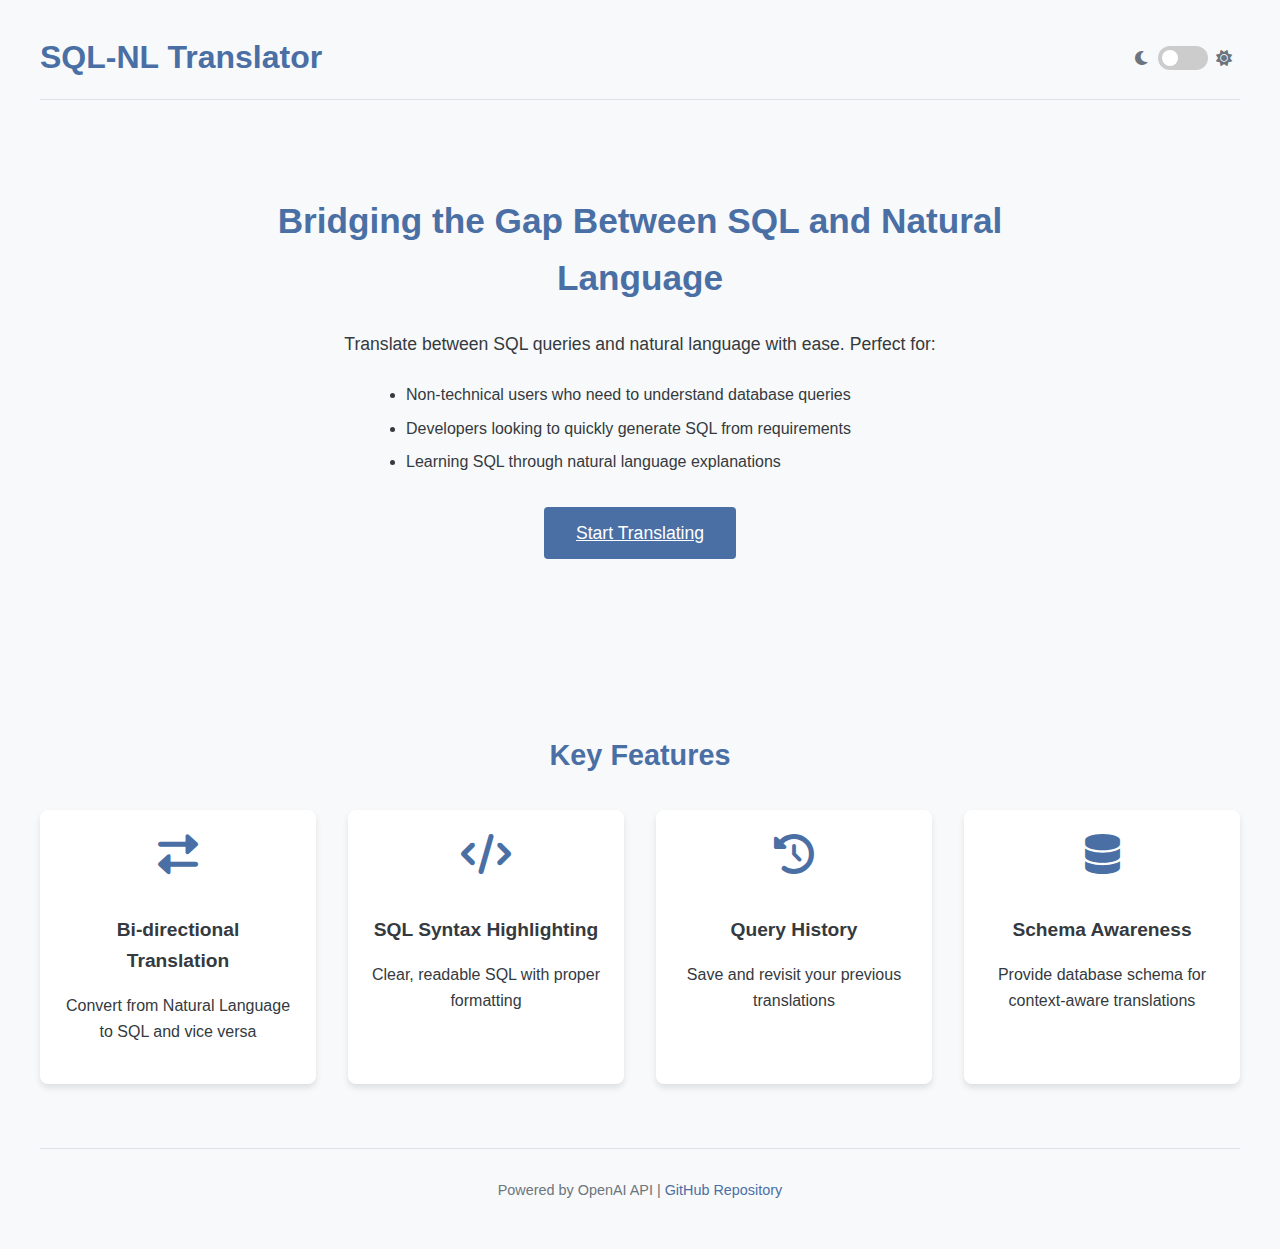
<file: frontend/index.html>
<!DOCTYPE html>
<html lang="en">
<head>
    <meta charset="UTF-8">
    <meta name="viewport" content="width=device-width, initial-scale=1.0">
    <title>SQL-NL Translator</title>
    <link rel="stylesheet" href="assets/styles.css">
    <link rel="stylesheet" href="https://cdnjs.cloudflare.com/ajax/libs/font-awesome/6.0.0-beta3/css/all.min.css">
</head>
<body>
    <div class="container">
        <header>
            <h1>SQL-NL Translator</h1>
            <div class="theme-toggle">
                <i class="fas fa-moon"></i>
                <label class="switch">
                    <input type="checkbox" id="darkModeToggle">
                    <span class="slider round"></span>
                </label>
                <i class="fas fa-sun"></i>
            </div>
        </header>

        <main class="home-content">
            <div class="hero">
                <h2>Bridging the Gap Between SQL and Natural Language</h2>
                <p>Translate between SQL queries and natural language with ease. Perfect for:</p>
                <ul>
                    <li>Non-technical users who need to understand database queries</li>
                    <li>Developers looking to quickly generate SQL from requirements</li>
                    <li>Learning SQL through natural language explanations</li>
                </ul>
                <div class="cta-button">
                    <a href="/translator" class="btn primary-btn">Start Translating</a>
                </div>
            </div>
            <div class="features">
                <h3>Key Features</h3>
                <div class="feature-grid">
                    <div class="feature-card">
                        <i class="fas fa-exchange-alt"></i>
                        <h4>Bi-directional Translation</h4>
                        <p>Convert from Natural Language to SQL and vice versa</p>
                    </div>
                    <div class="feature-card">
                        <i class="fas fa-code"></i>
                        <h4>SQL Syntax Highlighting</h4>
                        <p>Clear, readable SQL with proper formatting</p>
                    </div>
                    <div class="feature-card">
                        <i class="fas fa-history"></i>
                        <h4>Query History</h4>
                        <p>Save and revisit your previous translations</p>
                    </div>
                    <div class="feature-card">
                        <i class="fas fa-database"></i>
                        <h4>Schema Awareness</h4>
                        <p>Provide database schema for context-aware translations</p>
                    </div>
                </div>
            </div>
        </main>

        <footer>
            <p>Powered by OpenAI API | <a href="https://github.com/yourusername/sql-nl-translator" target="_blank">GitHub Repository</a></p>
        </footer>
    </div>

    <script src="assets/script.js"></script>
</body>
</html>
</file>
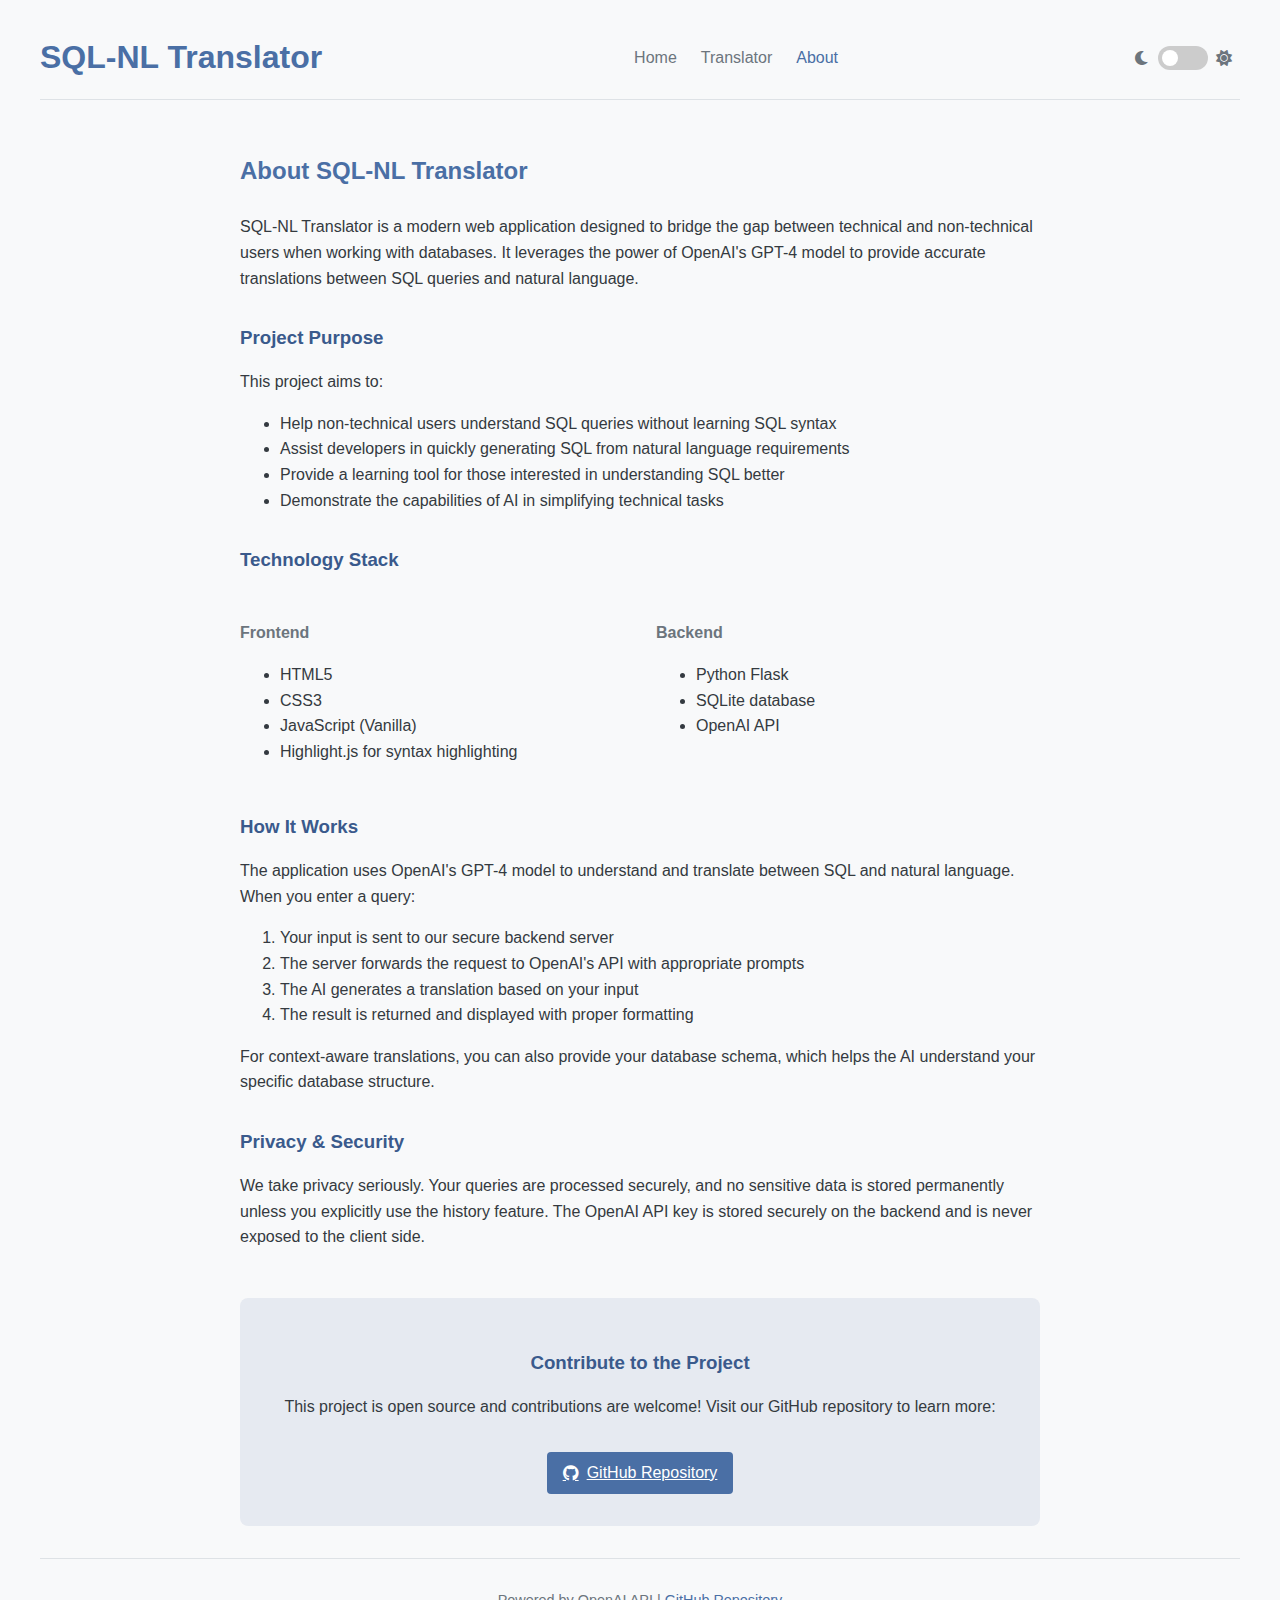
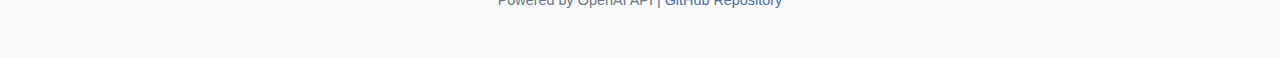
<file: frontend/about.html>
<!DOCTYPE html>
<html lang="en">
<head>
    <meta charset="UTF-8">
    <meta name="viewport" content="width=device-width, initial-scale=1.0">
    <title>About - SQL-NL Translator</title>
    <link rel="stylesheet" href="assets/styles.css">
    <link rel="stylesheet" href="https://cdnjs.cloudflare.com/ajax/libs/font-awesome/6.0.0-beta3/css/all.min.css">
</head>
<body>
    <div class="container">
        <header>
            <h1>SQL-NL Translator</h1>
            <nav>
                <ul>
                    <li><a href="/">Home</a></li>
                    <li><a href="/translator" >Translator</a></li>
                    <li><a href="/about" class="active">About</a></li>
                </ul>
            </nav>
            <div class="theme-toggle">
                <i class="fas fa-moon"></i>
                <label class="switch">
                    <input type="checkbox" id="darkModeToggle">
                    <span class="slider round"></span>
                </label>
                <i class="fas fa-sun"></i>
            </div>
        </header>

        <main class="about-content">
            <section class="about-section">
                <h2>About SQL-NL Translator</h2>
                <p>SQL-NL Translator is a modern web application designed to bridge the gap between technical and non-technical users when working with databases. It leverages the power of OpenAI's GPT-4 model to provide accurate translations between SQL queries and natural language.</p>
                
                <h3>Project Purpose</h3>
                <p>This project aims to:</p>
                <ul>
                    <li>Help non-technical users understand SQL queries without learning SQL syntax</li>
                    <li>Assist developers in quickly generating SQL from natural language requirements</li>
                    <li>Provide a learning tool for those interested in understanding SQL better</li>
                    <li>Demonstrate the capabilities of AI in simplifying technical tasks</li>
                </ul>
                
                <h3>Technology Stack</h3>
                <div class="tech-stack">
                    <div class="tech-category">
                        <h4>Frontend</h4>
                        <ul>
                            <li>HTML5</li>
                            <li>CSS3</li>
                            <li>JavaScript (Vanilla)</li>
                            <li>Highlight.js for syntax highlighting</li>
                        </ul>
                    </div>
                    <div class="tech-category">
                        <h4>Backend</h4>
                        <ul>
                            <li>Python Flask</li>
                            <li>SQLite database</li>
                            <li>OpenAI API</li>
                        </ul>
                    </div>
                </div>
                
                <h3>How It Works</h3>
                <p>The application uses OpenAI's GPT-4 model to understand and translate between SQL and natural language. When you enter a query:</p>
                <ol>
                    <li>Your input is sent to our secure backend server</li>
                    <li>The server forwards the request to OpenAI's API with appropriate prompts</li>
                    <li>The AI generates a translation based on your input</li>
                    <li>The result is returned and displayed with proper formatting</li>
                </ol>
                <p>For context-aware translations, you can also provide your database schema, which helps the AI understand your specific database structure.</p>
                
                <h3>Privacy & Security</h3>
                <p>We take privacy seriously. Your queries are processed securely, and no sensitive data is stored permanently unless you explicitly use the history feature. The OpenAI API key is stored securely on the backend and is never exposed to the client side.</p>
            </section>
            
            <section class="contribute-section">
                <h3>Contribute to the Project</h3>
                <p>This project is open source and contributions are welcome! Visit our GitHub repository to learn more:</p>
                <a href="https://github.com/yourusername/sql-nl-translator" class="btn primary-btn" target="_blank">
                    <i class="fab fa-github"></i> GitHub Repository
                </a>
            </section>
        </main>

        <footer>
            <p>Powered by OpenAI API | <a href="https://github.com/yourusername/sql-nl-translator" target="_blank">GitHub Repository</a></p>
        </footer>
    </div>

    <script src="assets/script.js"></script>
</body>
</html>
</file>
<file: frontend/assets/styles.css>
:root {
    --primary-color: #4a6fa5;
    --primary-dark: #3a5a8c;
    --secondary-color: #6c757d;
    --light-bg: #f8f9fa;
    --dark-bg: #212529;
    --light-text: #f8f9fa;
    --dark-text: #343a40;
    --border-color: #dee2e6;
    --success-color: #28a745;
    --error-color: #dc3545;
    --code-bg: #f5f5f5;
    --code-dark-bg: #2d2d2d;
}

/* Light mode (default) */
body {
    font-family: 'Segoe UI', Tahoma, Geneva, Verdana, sans-serif;
    line-height: 1.6;
    color: var(--dark-text);
    background-color: var(--light-bg);
    margin: 0;
    padding: 0;
    transition: background-color 0.3s, color 0.3s;
}

/* Dark mode */
body.dark-mode {
    color: var(--light-text);
    background-color: var(--dark-bg);
}

body.dark-mode .container {
    background-color: #2c3034;
}

body.dark-mode pre {
    background-color: var(--code-dark-bg);
    color: #f8f9fa;
}

body.dark-mode textarea, 
body.dark-mode select {
    background-color: #343a40;
    color: #f8f9fa;
    border-color: #495057;
}

body.dark-mode .modal-content {
    background-color: #343a40;
    color: #f8f9fa;
}

body.dark-mode .feature-card {
    background-color: #343a40;
}

/* Layout */
.container {
    max-width: 1200px;
    margin: 0 auto;
    padding: 1rem;
    min-height: 100vh;
    display: flex;
    flex-direction: column;
}

header {
    display: flex;
    justify-content: space-between;
    align-items: center;
    padding: 1rem 0;
    border-bottom: 1px solid var(--border-color);
    margin-bottom: 2rem;
    flex-wrap: wrap;
}

header h1 {
    margin: 0;
    color: var(--primary-color);
}

nav ul {
    display: flex;
    list-style: none;
    padding: 0;
    margin: 0;
}

nav li {
    margin-left: 1.5rem;
}

nav a {
    text-decoration: none;
    color: var(--secondary-color);
    font-weight: 500;
    transition: color 0.2s;
}

nav a:hover, nav a.active {
    color: var(--primary-color);
}

main {
    flex: 1;
}

footer {
    text-align: center;
    padding: 1rem 0;
    margin-top: 2rem;
    border-top: 1px solid var(--border-color);
    font-size: 0.9rem;
    color: var(--secondary-color);
}

footer a {
    color: var(--primary-color);
    text-decoration: none;
}

/* Theme Toggle Switch */
.theme-toggle {
    display: flex;
    align-items: center;
}

.theme-toggle i {
    margin: 0 0.5rem;
    color: var(--secondary-color);
}

.switch {
    position: relative;
    display: inline-block;
    width: 50px;
    height: 24px;
}

.switch input {
    opacity: 0;
    width: 0;
    height: 0;
}

.slider {
    position: absolute;
    cursor: pointer;
    top: 0;
    left: 0;
    right: 0;
    bottom: 0;
    background-color: #ccc;
    transition: .4s;
}

.slider:before {
    position: absolute;
    content: "";
    height: 16px;
    width: 16px;
    left: 4px;
    bottom: 4px;
    background-color: white;
    transition: .4s;
}

input:checked + .slider {
    background-color: var(--primary-color);
}

input:focus + .slider {
    box-shadow: 0 0 1px var(--primary-color);
}

input:checked + .slider:before {
    transform: translateX(26px);
}

.slider.round {
    border-radius: 34px;
}

.slider.round:before {
    border-radius: 50%;
}

/* Buttons */
.btn {
    padding: 0.5rem 1rem;
    border: none;
    border-radius: 4px;
    cursor: pointer;
    font-weight: 500;
    transition: background-color 0.2s, transform 0.1s;
    display: inline-flex;
    align-items: center;
    justify-content: center;
}

.btn i {
    margin-right: 0.5rem;
}

.btn:hover {
    transform: translateY(-1px);
}

.btn:active {
    transform: translateY(0);
}

.primary-btn {
    background-color: var(--primary-color);
    color: white;
}

.primary-btn:hover {
    background-color: var(--primary-dark);
}

.secondary-btn {
    background-color: var(--secondary-color);
    color: white;
}

.secondary-btn:hover {
    background-color: #5a6268;
}

.icon-btn {
    background: none;
    border: none;
    color: var(--secondary-color);
    cursor: pointer;
    font-size: 1rem;
    padding: 0.25rem 0.5rem;
    border-radius: 4px;
    transition: background-color 0.2s;
}

.icon-btn:hover {
    background-color: rgba(108, 117, 125, 0.1);
}

/* Home Page */
.home-content {
    display: flex;
    flex-direction: column;
    gap: 3rem;
}

.hero {
    text-align: center;
    max-width: 800px;
    margin: 0 auto;
    padding: 2rem 0;
}

.hero h2 {
    font-size: 2.2rem;
    margin-bottom: 1.5rem;
    color: var(--primary-color);
}

.hero p {
    font-size: 1.1rem;
    margin-bottom: 1.5rem;
}

.hero ul {
    text-align: left;
    max-width: 500px;
    margin: 0 auto 2rem;
    padding-left: 2rem;
}

.hero li {
    margin-bottom: 0.5rem;
}

.cta-button {
    margin: 2rem 0;
}

.cta-button .btn {
    padding: 0.75rem 2rem;
    font-size: 1.1rem;
}

.features {
    padding: 2rem 0;
}

.features h3 {
    text-align: center;
    margin-bottom: 2rem;
    font-size: 1.8rem;
    color: var(--primary-color);
}

.feature-grid {
    display: grid;
    grid-template-columns: repeat(auto-fit, minmax(250px, 1fr));
    gap: 2rem;
}

.feature-card {
    background-color: white;
    border-radius: 8px;
    padding: 1.5rem;
    box-shadow: 0 4px 6px rgba(0, 0, 0, 0.1);
    text-align: center;
    transition: transform 0.3s, box-shadow 0.3s;
}

.feature-card:hover {
    transform: translateY(-5px);
    box-shadow: 0 8px 15px rgba(0, 0, 0, 0.1);
}

.feature-card i {
    font-size: 2.5rem;
    color: var(--primary-color);
    margin-bottom: 1rem;
}

.feature-card h4 {
    margin-bottom: 0.5rem;
    font-size: 1.2rem;
}

/* Translator Page */
.translator-content {
    display: flex;
    flex-direction: column;
    gap: 1.5rem;
}

.controls {
    display: flex;
    justify-content: space-between;
    align-items: center;
    flex-wrap: wrap;
    gap: 1rem;
    margin-bottom: 1rem;
}

.mode-selector, .options {
    display: flex;
    align-items: center;
    gap: 0.75rem;
}

select {
    padding: 0.5rem;
    border-radius: 4px;
    border: 1px solid var(--border-color);
    background-color: white;
}

.translation-container {
    display: grid;
    grid-template-columns: 1fr 1fr;
    gap: 2rem;
}

.input-section, .output-section {
    display: flex;
    flex-direction: column;
    gap: 1rem;
}

textarea {
    width: 100%;
    min-height: 200px;
    padding: 1rem;
    border-radius: 4px;
    border: 1px solid var(--border-color);
    resize: vertical;
    font-family: 'Consolas', monospace;
    font-size: 0.9rem;
    line-height: 1.5;
}

#schemaText {
    min-height: 100px;
}

.schema-section {
    margin-top: 1rem;
}

.schema-section h4 {
    margin-bottom: 0.5rem;
    font-weight: 500;
    color: var(--secondary-color);
}

#outputContainer {
    border: 1px solid var(--border-color);
    border-radius: 4px;
    overflow: auto;
    max-height: 400px;
    background-color: var(--code-bg);
}

pre {
    margin: 0;
    padding: 1rem;
    font-family: 'Consolas', monospace;
    font-size: 0.9rem;
    line-height: 1.5;
    white-space: pre-wrap;
}

code {
    font-family: 'Consolas', monospace;
}

.action-buttons {
    display: flex;
    gap: 1rem;
    justify-content: flex-end;
}

/* Modal */
.modal {
    display: none;
    position: fixed;
    z-index: 1000;
    left: 0;
    top: 0;
    width: 100%;
    height: 100%;
    overflow: auto;
    background-color: rgba(0, 0, 0, 0.5);
}

.modal-content {
    background-color: white;
    margin: 10% auto;
    padding: 0;
    border-radius: 8px;
    box-shadow: 0 4px 20px rgba(0, 0, 0, 0.2);
    width: 80%;
    max-width: 800px;
    animation: modalFadeIn 0.3s;
}

@keyframes modalFadeIn {
    from {opacity: 0; transform: translateY(-50px);}
    to {opacity: 1; transform: translateY(0);}
}

.modal-header {
    padding: 1rem 1.5rem;
    border-bottom: 1px solid var(--border-color);
    display: flex;
    justify-content: space-between;
    align-items: center;
}

.modal-header h2 {
    margin: 0;
    font-size: 1.5rem;
}

.close {
    color: var(--secondary-color);
    font-size: 1.5rem;
    font-weight: bold;
    cursor: pointer;
}

.close:hover {
    color: var(--dark-text);
}

.modal-body {
    padding: 1.5rem;
    max-height: 60vh;
    overflow-y: auto;
}

.modal-footer {
    padding: 1rem 1.5rem;
    border-top: 1px solid var(--border-color);
    text-align: right;
}

/* History List */
#historyList {
    display: flex;
    flex-direction: column;
    gap: 1rem;
}

.history-item {
    border: 1px solid var(--border-color);
    border-radius: 4px;
    padding: 1rem;
    cursor: pointer;
    transition: background-color 0.2s;
}

.history-item:hover {
    background-color: rgba(74, 111, 165, 0.1);
}

.history-item-header {
    display: flex;
    justify-content: space-between;
    margin-bottom: 0.5rem;
}

.history-item-mode {
    font-size: 0.8rem;
    padding: 0.25rem 0.5rem;
    border-radius: 4px;
    background-color: var(--primary-color);
    color: white;
}

.history-item-timestamp {
    font-size: 0.8rem;
    color: var(--secondary-color);
}

.history-item-input, .history-item-output {
    margin-top: 0.5rem;
    font-size: 0.9rem;
}

.history-item-input h4, .history-item-output h4 {
    margin: 0 0 0.25rem 0;
    font-size: 0.9rem;
    color: var(--secondary-color);
}

.history-item-text {
    white-space: nowrap;
    overflow: hidden;
    text-overflow: ellipsis;
}

/* About Page */
.about-content {
    max-width: 800px;
    margin: 0 auto;
}

.about-section {
    margin-bottom: 3rem;
}

.about-section h2 {
    color: var(--primary-color);
    margin-bottom: 1.5rem;
}

.about-section h3 {
    margin: 2rem 0 1rem;
    color: var(--primary-dark);
}

.tech-stack {
    display: grid;
    grid-template-columns: repeat(auto-fit, minmax(200px, 1fr));
    gap: 2rem;
    margin: 1.5rem 0;
}

.tech-category h4 {
    margin-bottom: 1rem;
    color: var(--secondary-color);
}

.contribute-section {
    text-align: center;
    padding: 2rem;
    background-color: rgba(74, 111, 165, 0.1);
    border-radius: 8px;
}

.contribute-section h3 {
    margin-bottom: 1rem;
    color: var(--primary-dark);
}

.contribute-section .btn {
    margin-top: 1rem;
}

/* Responsive Design */
@media (max-width: 768px) {
    header {
        flex-direction: column;
        align-items: flex-start;
        gap: 1rem;
    }
    
    nav ul {
        margin-top: 1rem;
    }
    
    nav li:first-child {
        margin-left: 0;
    }
    
    .theme-toggle {
        margin-top: 1rem;
    }
    
    .translation-container {
        grid-template-columns: 1fr;
    }
    
    .controls {
        flex-direction: column;
        align-items: flex-start;
    }
    
    .modal-content {
        width: 95%;
        margin: 5% auto;
    }
}

@media (max-width: 480px) {
    .feature-grid {
        grid-template-columns: 1fr;
    }
    
    .hero h2 {
        font-size: 1.8rem;
    }
    
    .action-buttons {
        flex-direction: column;
    }
    
    .btn {
        width: 100%;
    }
}
</file>
